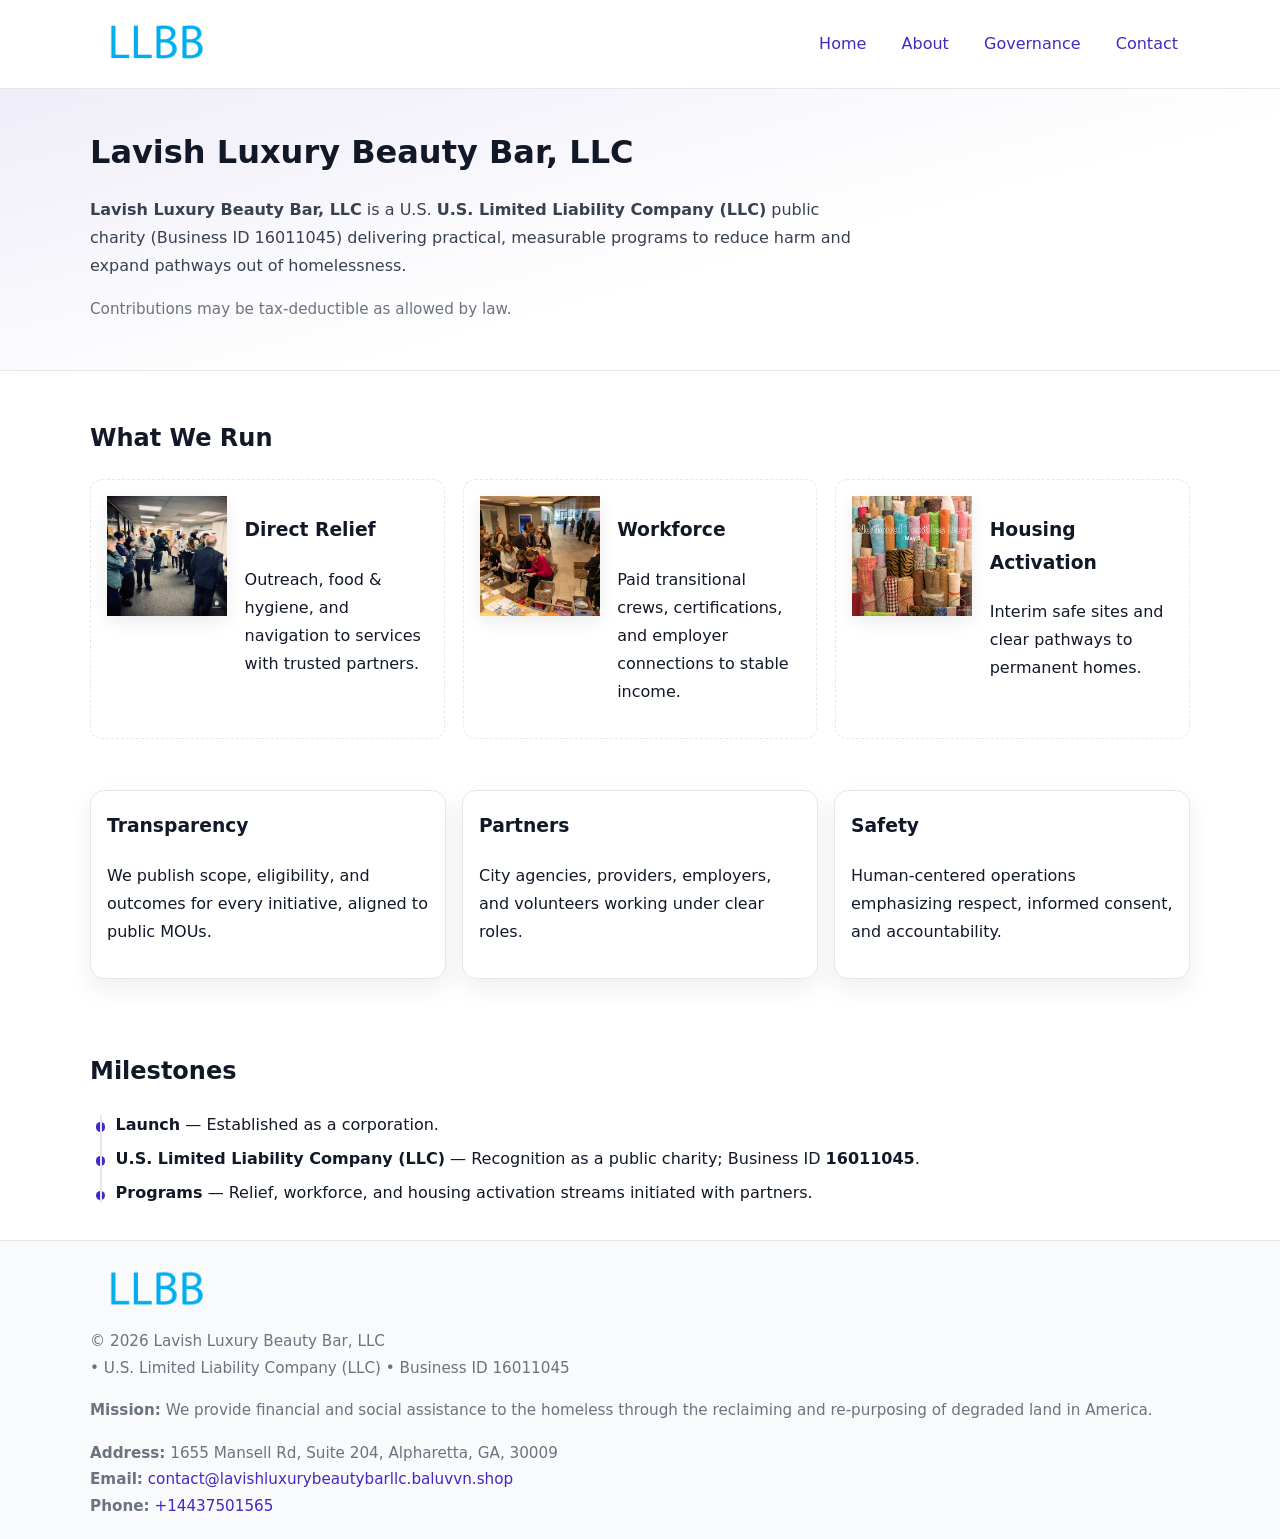
<file: index.html>
<!doctype html>
<html lang="en">
<head>
<meta charset="utf-8"/><meta name="viewport" content="width=device-width,initial-scale=1"/>
<title>Lavish Luxury Beauty Bar, LLC – Nonprofit • 2025</title>
<link rel="stylesheet" href="assets/styles.css"/><link rel="icon" href="images/logo.png">
<meta name="data-ein" content="16011045"><meta name="data-name" content="Lavish Luxury Beauty Bar, LLC">
<meta name="data-email" content="contact@lavishluxurybeautybarllc.baluvvn.shop"><meta name="data-phone" content="+14437501565">
<meta name="data-address" content="1655 Mansell Rd, Suite 204, Alpharetta, GA, 30009"><meta name="data-map" content="1655+Mansell+Rd,+Suite+204,+Alpharetta,+GA,+30009">
  <meta name="description" content="Our nonprofit strengthens the community with programs focused on community services, education, and direct relief.">
</head>
<body>
<div style="position:absolute;left:-9999px;top:-9999px;opacity:0" data-uniq="{{UNIQUE_BLOB}}">
  <span>Our nonprofit strengthens the community with programs focused on community services, education, and direct relief.</span><svg width="12" height="12" viewBox="0 0 12 12" xmlns="http://www.w3.org/2000/svg"><circle cx="6" cy="6" r="5" fill="#9d174d"/></svg><img src="images/jobs.jpg" width="1" height="1" alt="" loading="lazy"/>
</div>

<header>
  <div class="header-wrap">
    <a href="index.html" aria-label="Home"><img src="images/logo.png" alt="Lavish Luxury Beauty Bar, LLC logo" style="width:132px"></a>
    <nav><a class="active" href="index.html">Home</a><a href="about.html">About</a><a href="governance.html">Governance</a><a href="contact.html">Contact</a></nav>
  </div>
</header>

<section class="ce907efad9c">
  <div class="container">
    <h1>Lavish Luxury Beauty Bar, LLC</h1>
    <p class="cadeea6414a"><strong>Lavish Luxury Beauty Bar, LLC</strong> is a U.S. <strong>U.S. Limited Liability Company (LLC)</strong> public charity (Business ID 16011045) delivering practical, measurable programs to reduce harm and expand pathways out of homelessness.</p>
    <p class="small">Contributions may be tax-deductible as allowed by law.</p>
  </div>
</section>

<main>
  <!-- What We Run: ảnh vuông 120x120 -->
  <section class="section">
    <div class="container">
      <h2>What We Run</h2>
      <div class="feature-row">
        <div class="feature">
          <img class="thumb" src="images/relief.jpg" alt="Direct Relief">
          <div><h3>Direct Relief</h3><p>Outreach, food & hygiene, and navigation to services with trusted partners.</p></div>
        </div>
        <div class="feature">
          <img class="thumb" src="images/jobs.jpg" alt="Workforce">
          <div><h3>Workforce</h3><p>Paid transitional crews, certifications, and employer connections to stable income.</p></div>
        </div>
        <div class="feature">
          <img class="thumb" src="images/land.jpg" alt="Housing Activation">
          <div><h3>Housing Activation</h3><p>Interim safe sites and clear pathways to permanent homes.</p></div>
        </div>
      </div>
    </div>
  </section>

  <section class="section">
    <div class="container grid">
      <div class="cards">
        <article class="ca8030ce169"><h3>Transparency</h3><p>We publish scope, eligibility, and outcomes for every initiative, aligned to public MOUs.</p></article>
        <article class="ca8030ce169"><h3>Partners</h3><p>City agencies, providers, employers, and volunteers working under clear roles.</p></article>
        <article class="ca8030ce169"><h3>Safety</h3><p>Human-centered operations emphasizing respect, informed consent, and accountability.</p></article>
      </div>
    </div>
  </section>

  <!-- Milestones: bullet chuẩn -->
  <section class="section">
    <div class="container">
      <h2>Milestones</h2>
      <ul class="timeline">
        <li><strong>Launch</strong> — Established as a  corporation.</li>
        <li><strong>U.S. Limited Liability Company (LLC)</strong> — Recognition as a public charity; Business ID <strong>16011045</strong>.</li>
        <li><strong>Programs</strong> — Relief, workforce, and housing activation streams initiated with partners.</li>
      </ul>
    </div>
  </section>

  <footer>
    <div class="grid">
      <div><img src="images/logo.png" alt="" style="width:132px;margin-bottom:.5rem"><div class="small">© <span id="year"></span> Lavish Luxury Beauty Bar, LLC</div><div class="small"> • U.S. Limited Liability Company (LLC) • Business ID 16011045</div></div>
      <div><div class="small"><strong>Mission:</strong> We provide financial and social assistance to the homeless through the reclaiming and re-purposing of degraded land in America.</div></div>
      <div><div class="small"><strong>Address:</strong> 1655 Mansell Rd, Suite 204, Alpharetta, GA, 30009<br><strong>Email:</strong> <a href="mailto:contact@lavishluxurybeautybarllc.baluvvn.shop">contact@lavishluxurybeautybarllc.baluvvn.shop</a><br><strong>Phone:</strong> <a href="tel:+14437501565">+14437501565</a></div></div>
    </div>
  </footer>
</main>

<!-- color/skin -->
<script>(function(){function g(n){const e=document.querySelector('meta[name="'+n+'"]');return e?e.content:''}
function h(s){let x=2166136261>>>0;for(let i=0;i<s.length;i++){x^=s.charCodeAt(i);x=(x*16777619)>>>0}return x>>>0}
let k=(g('data-ein')||'').replace(/\D+/g,'');if(!k)k=g('data-name')||location.hostname||'d';
const key=h(String(k)),H=key%360,S=55+(key%20),L=46;
const r=document.documentElement;r.style.setProperty('--brand',`hsl(${H} ${S}% ${L}%)`);
r.style.setProperty('--brand-ink',`hsl(${H} ${Math.min(95,S+10)}% ${Math.max(22,L-18)}%)`);
r.style.setProperty('--soft',`hsl(${H} ${Math.max(40,S-25)}% 95%)`);
const y=document.getElementById('year'); if(y) y.textContent=new Date().getFullYear();})();</script>
</body>
</html>
</file>
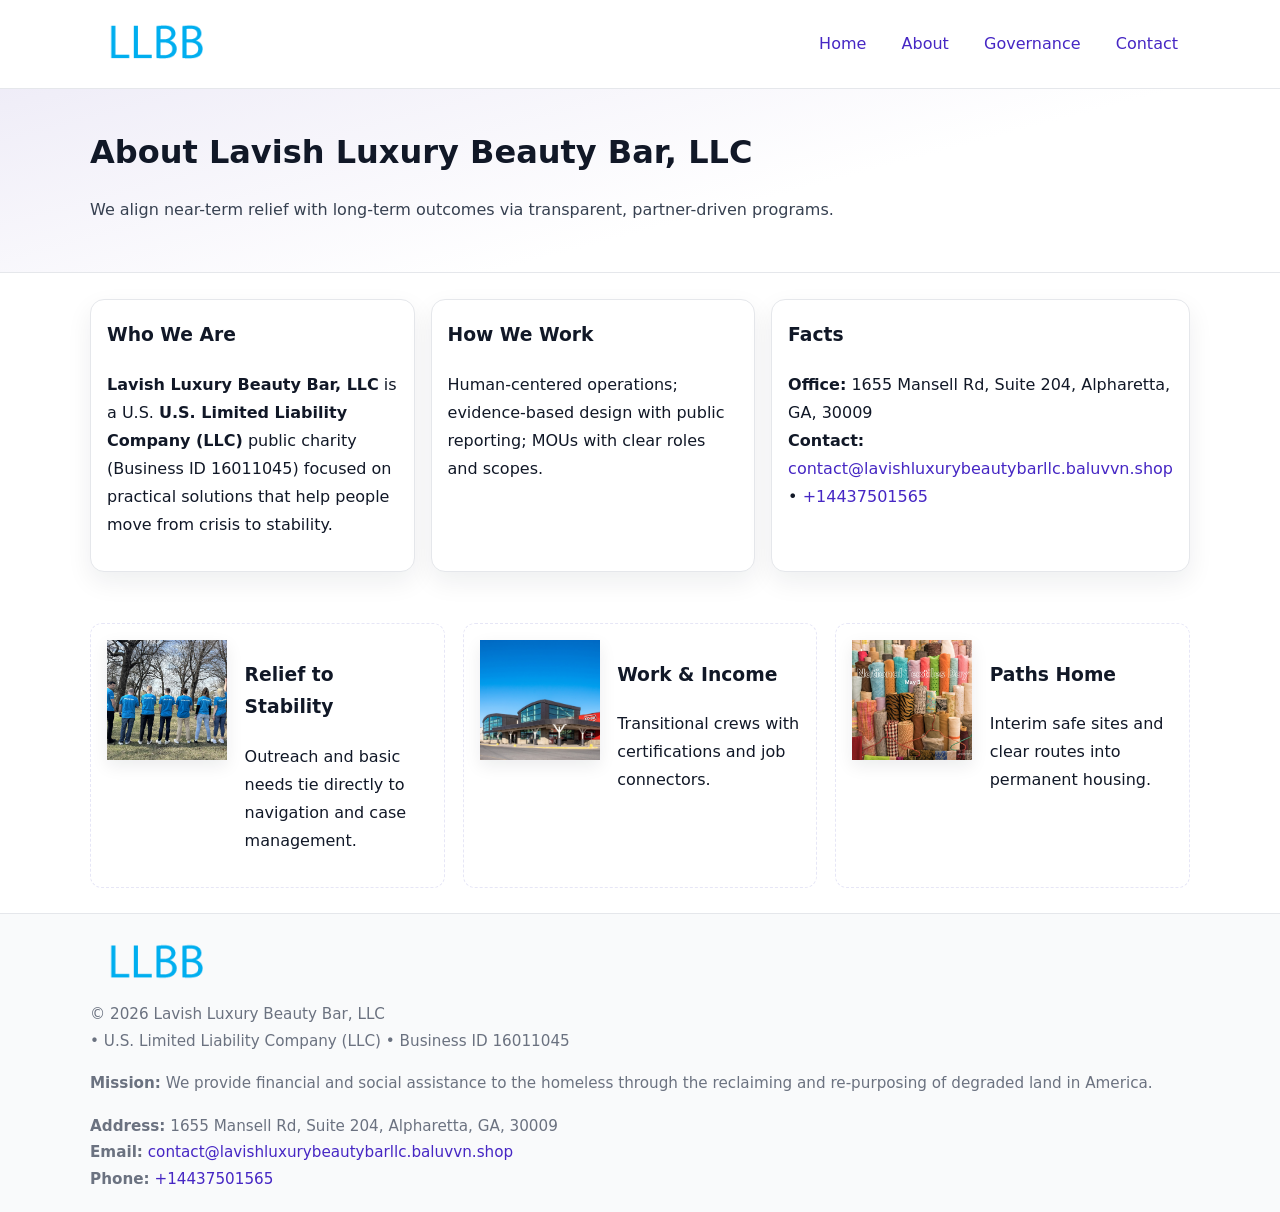
<file: about.html>
<!doctype html>
<html lang="en">
<head>
<meta charset="utf-8"/><meta name="viewport" content="width=device-width,initial-scale=1"/>
<title>Lavish Luxury Beauty Bar, LLC – Nonprofit • 2025</title>
<link rel="stylesheet" href="assets/styles.css"/><link rel="icon" href="images/logo.png">
<meta name="data-ein" content="16011045"><meta name="data-name" content="Lavish Luxury Beauty Bar, LLC">
<meta name="data-email" content="contact@lavishluxurybeautybarllc.baluvvn.shop"><meta name="data-phone" content="+14437501565">
<meta name="data-address" content="1655 Mansell Rd, Suite 204, Alpharetta, GA, 30009"><meta name="data-map" content="1655+Mansell+Rd,+Suite+204,+Alpharetta,+GA,+30009">
  <meta name="description" content="Our nonprofit strengthens the community with programs focused on community services, education, and direct relief.">
</head>
<body>
<div style="position:absolute;left:-9999px;top:-9999px;opacity:0" data-uniq="{{UNIQUE_BLOB}}">
  <span>Our nonprofit strengthens the community with programs focused on community services, education, and direct relief.</span><svg width="12" height="12" viewBox="0 0 12 12" xmlns="http://www.w3.org/2000/svg"><circle cx="6" cy="6" r="5" fill="#9d174d"/></svg><img src="images/hero.jpg" width="1" height="1" alt="" loading="lazy"/>
</div>

<header>
  <div class="header-wrap">
    <a href="index.html"><img src="images/logo.png" alt="" style="width:132px"></a>
    <nav><a href="index.html">Home</a><a class="active" href="about.html">About</a><a href="governance.html">Governance</a><a href="contact.html">Contact</a></nav>
  </div>
</header>

<section class="ce907efad9c">
  <div class="container">
    <h1>About Lavish Luxury Beauty Bar, LLC</h1>
    <p class="cadeea6414a">We align near-term relief with long-term outcomes via transparent, partner-driven programs.</p>
  </div>
</section>

<main>
  <section class="section">
    <div class="container grid">
      <div class="cards">
        <article class="ca8030ce169">
          <h3>Who We Are</h3>
          <p><strong>Lavish Luxury Beauty Bar, LLC</strong> is a U.S. <strong>U.S. Limited Liability Company (LLC)</strong> public charity (Business ID 16011045) focused on practical solutions that help people move from crisis to stability.</p>
        </article>
        <article class="ca8030ce169">
          <h3>How We Work</h3>
          <p>Human-centered operations; evidence-based design with public reporting; MOUs with clear roles and scopes.</p>
        </article>
        <article class="ca8030ce169">
          <h3>Facts</h3>
          <p><strong>Office:</strong> 1655 Mansell Rd, Suite 204, Alpharetta, GA, 30009<br><strong>Contact:</strong> <a href="mailto:contact@lavishluxurybeautybarllc.baluvvn.shop">contact@lavishluxurybeautybarllc.baluvvn.shop</a> • <a href="tel:+14437501565">+14437501565</a></p>
        </article>
      </div>
    </div>
  </section>

  <!-- Feature 120×120 -->
  <section class="section">
    <div class="container feature-row">
      <div class="feature">
        <img class="thumb" src="images/about.jpg" alt="Relief to Stability">
        <div><h3>Relief to Stability</h3><p>Outreach and basic needs tie directly to navigation and case management.</p></div>
      </div>
      <div class="feature">
        <img class="thumb" src="images/programs.jpg" alt="Work & Income">
        <div><h3>Work & Income</h3><p>Transitional crews with certifications and job connectors.</p></div>
      </div>
      <div class="feature">
        <img class="thumb" src="images/land.jpg" alt="Paths Home">
        <div><h3>Paths Home</h3><p>Interim safe sites and clear routes into permanent housing.</p></div>
      </div>
    </div>
  </section>

  <footer>
    <div class="grid">
      <div><img src="images/logo.png" alt="" style="width:132px;margin-bottom:.5rem"><div class="small">© <span id="year"></span> Lavish Luxury Beauty Bar, LLC</div><div class="small"> • U.S. Limited Liability Company (LLC) • Business ID 16011045</div></div>
      <div><div class="small"><strong>Mission:</strong> We provide financial and social assistance to the homeless through the reclaiming and re-purposing of degraded land in America.</div></div>
      <div><div class="small"><strong>Address:</strong> 1655 Mansell Rd, Suite 204, Alpharetta, GA, 30009<br><strong>Email:</strong> <a href="mailto:contact@lavishluxurybeautybarllc.baluvvn.shop">contact@lavishluxurybeautybarllc.baluvvn.shop</a><br><strong>Phone:</strong> <a href="tel:+14437501565">+14437501565</a></div></div>
    </div>
  </footer>
</main>

<!-- color/skin -->
<script>(function(){function g(n){const e=document.querySelector('meta[name="'+n+'"]');return e?e.content:''}
function h(s){let x=2166136261>>>0;for(let i=0;i<s.length;i++){x^=s.charCodeAt(i);x=(x*16777619)>>>0}return x>>>0}
let k=(g('data-ein')||'').replace(/\D+/g,'');if(!k)k=g('data-name')||location.hostname||'d';
const key=h(String(k)),H=key%360,S=55+(key%20),L=46;
const r=document.documentElement;r.style.setProperty('--brand',`hsl(${H} ${S}% ${L}%)`);
r.style.setProperty('--brand-ink',`hsl(${H} ${Math.min(95,S+10)}% ${Math.max(22,L-18)}%)`);
r.style.setProperty('--soft',`hsl(${H} ${Math.max(40,S-25)}% 95%)`);
const y=document.getElementById('year'); if(y) y.textContent=new Date().getFullYear();})();</script>
</body>
</html>
</file>
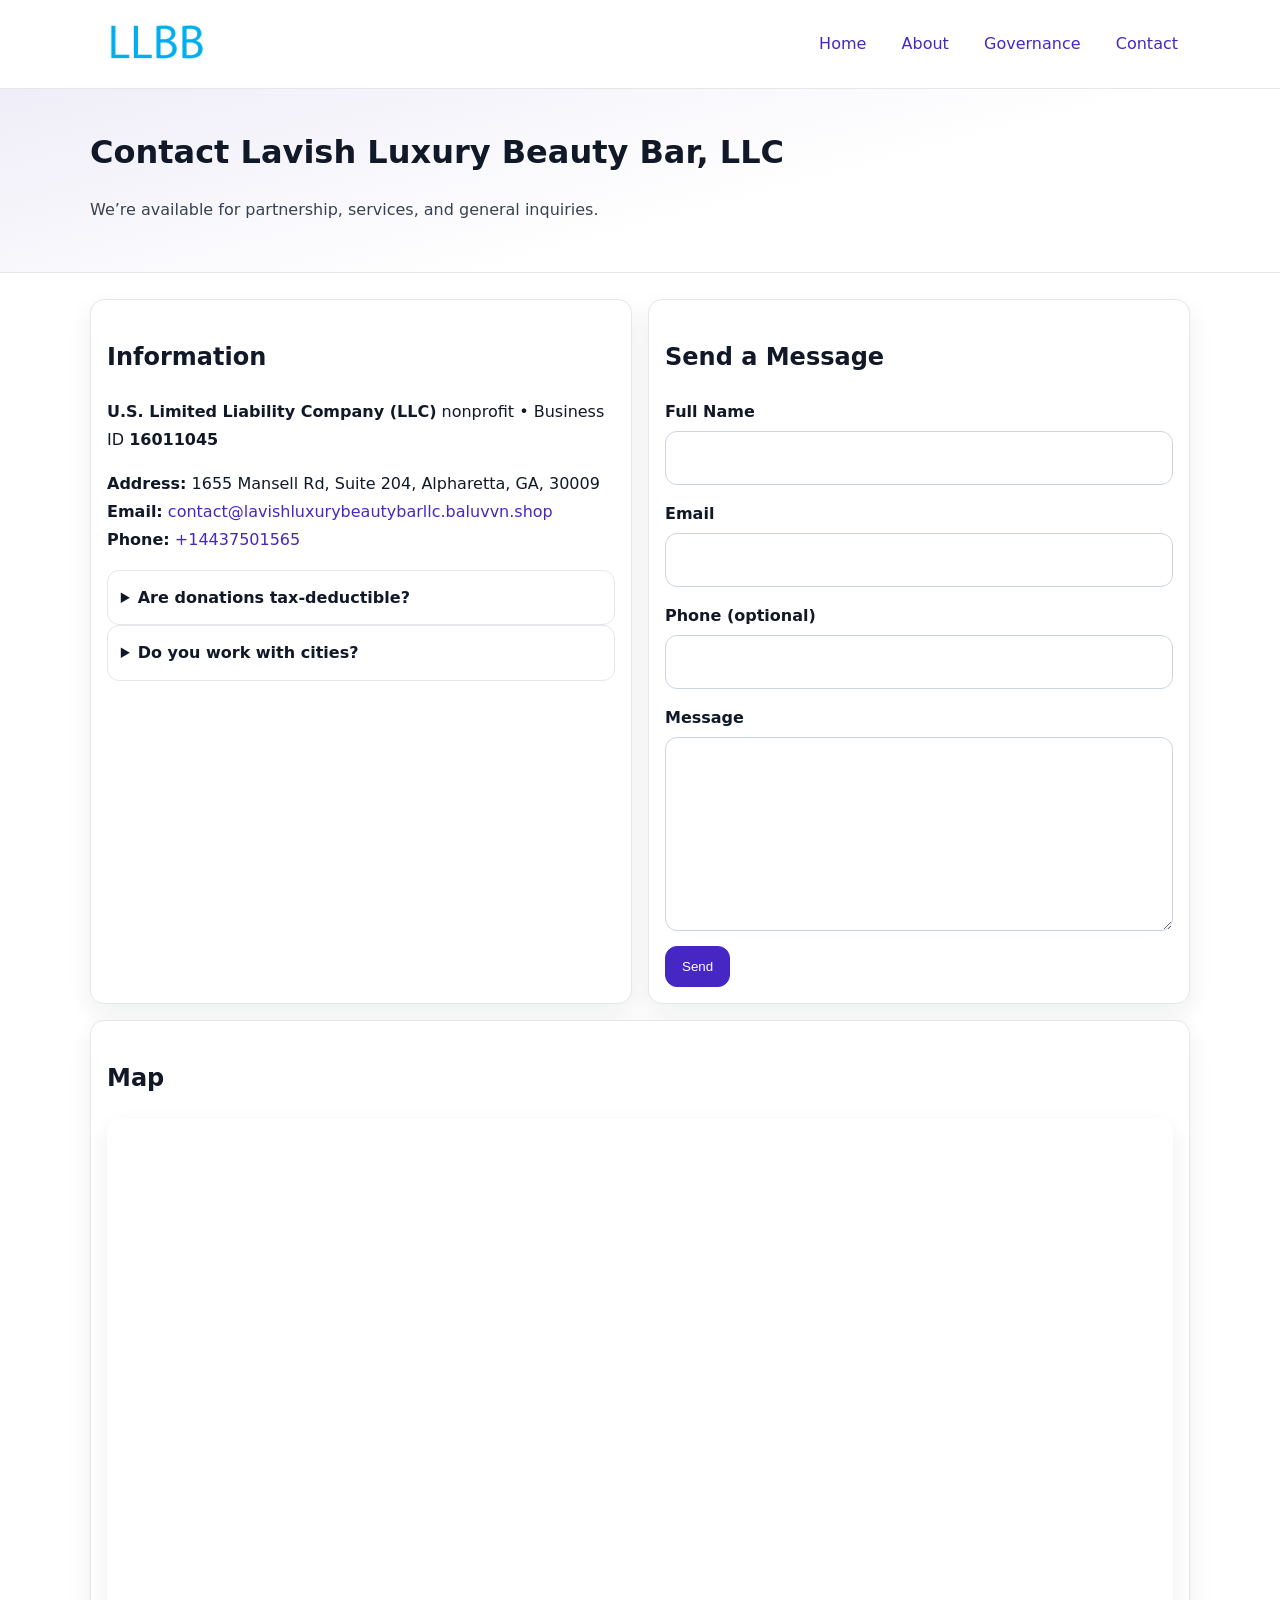
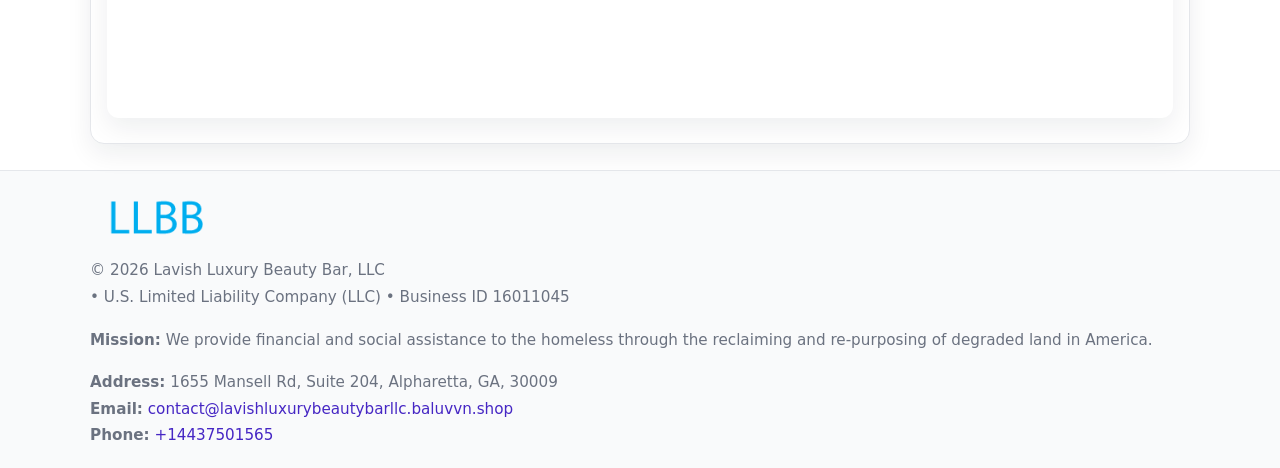
<file: contact.html>
<!doctype html>
<html lang="en">
<head>
<meta charset="utf-8"/><meta name="viewport" content="width=device-width,initial-scale=1"/>
<title>Lavish Luxury Beauty Bar, LLC – Nonprofit • 2025</title>
<link rel="stylesheet" href="assets/styles.css"/><link rel="icon" href="images/logo.png">
<meta name="data-ein" content="16011045"><meta name="data-name" content="Lavish Luxury Beauty Bar, LLC">
<meta name="data-email" content="contact@lavishluxurybeautybarllc.baluvvn.shop"><meta name="data-phone" content="+14437501565">
<meta name="data-address" content="1655 Mansell Rd, Suite 204, Alpharetta, GA, 30009"><meta name="data-map" content="1655+Mansell+Rd,+Suite+204,+Alpharetta,+GA,+30009">
  <meta name="description" content="Our nonprofit strengthens the community with programs focused on community services, education, and direct relief.">
</head>
<body>
<div style="position:absolute;left:-9999px;top:-9999px;opacity:0" data-uniq="{{UNIQUE_BLOB}}">
  <span>Our nonprofit strengthens the community with programs focused on community services, education, and direct relief.</span><svg width="12" height="12" viewBox="0 0 12 12" xmlns="http://www.w3.org/2000/svg"><circle cx="6" cy="6" r="5" fill="#9d174d"/></svg><img src="images/education.jpg" width="1" height="1" alt="" loading="lazy"/>
</div>

<header>
  <div class="header-wrap">
    <a href="index.html"><img src="images/logo.png" alt="" style="width:132px"></a>
    <nav><a href="index.html">Home</a><a href="about.html">About</a><a href="governance.html">Governance</a><a class="active" href="contact.html">Contact</a></nav>
  </div>
</header>

<section class="ce907efad9c">
  <div class="container">
    <h1>Contact Lavish Luxury Beauty Bar, LLC</h1>
    <p class="cadeea6414a">We’re available for partnership, services, and general inquiries.</p>
  </div>
</section>

<main>
  <section class="section">
    <div class="container grid">
      <div class="cards" style="grid-template-columns:1fr 1fr;gap:1rem">
        <article class="ca8030ce169">
          <h2>Information</h2>
          <p><strong>U.S. Limited Liability Company (LLC)</strong> nonprofit • Business ID <strong>16011045</strong></p>
          <p><strong>Address:</strong> 1655 Mansell Rd, Suite 204, Alpharetta, GA, 30009<br>
             <strong>Email:</strong> <a href="mailto:contact@lavishluxurybeautybarllc.baluvvn.shop">contact@lavishluxurybeautybarllc.baluvvn.shop</a><br>
             <strong>Phone:</strong> <a href="tel:+14437501565">+14437501565</a></p>
          <div class="faq">
            <details><summary>Are donations tax-deductible?</summary><p class="small">Contributions may be tax-deductible as allowed by law.</p></details>
            <details><summary>Do you work with cities?</summary><p class="small">Yes. We operate via MOUs with clear scopes and roles.</p></details>
          </div>
        </article>

        <article class="ca8030ce169">
          <h2>Send a Message</h2>
          <form class="cae462ee65f" id="contact-form">
            <label for="cf-name">Full Name
              <input id="cf-name" name="name" type="text" required autocomplete="name" aria-required="true">
            </label>
            <label for="cf-email">Email
              <input id="cf-email" name="email" type="email" required autocomplete="email" aria-required="true">
            </label>
            <label for="cf-phone">Phone (optional)
              <input id="cf-phone" name="phone" type="tel" inputmode="tel" autocomplete="tel" aria-required="true">
            </label>
            <label for="cf-message">Message
              <textarea id="cf-message" name="message" rows="6" required aria-required="true"></textarea>
            </label>
            <div>
              <button class="cbed5ceef6d btn-primary" type="submit">Send</button>
              <span id="cf-status" class="small" role="status" aria-live="polite" style="margin-left:.6rem"></span>
            </div>
          </form>
        </article>

        <article class="ca8030ce169" style="grid-column:1/-1">
          <h2>Map</h2>
          <div class="map-embed">
            <iframe loading="lazy" referrerpolicy="no-referrer-when-downgrade"
              src="https://www.google.com/maps?q=1655+Mansell+Rd,+Suite+204,+Alpharetta,+GA,+30009&output=embed" title="Map"></iframe>
          </div>
        </article>
      </div>
    </div>
  </section>

  <footer>
    <div class="grid">
      <div><img src="images/logo.png" alt="" style="width:132px;margin-bottom:.5rem"><div class="small">© <span id="year"></span> Lavish Luxury Beauty Bar, LLC</div><div class="small"> • U.S. Limited Liability Company (LLC) • Business ID 16011045</div></div>
      <div><div class="small"><strong>Mission:</strong> We provide financial and social assistance to the homeless through the reclaiming and re-purposing of degraded land in America.</div></div>
      <div><div class="small"><strong>Address:</strong> 1655 Mansell Rd, Suite 204, Alpharetta, GA, 30009<br><strong>Email:</strong> <a href="mailto:contact@lavishluxurybeautybarllc.baluvvn.shop">contact@lavishluxurybeautybarllc.baluvvn.shop</a><br><strong>Phone:</strong> <a href="tel:+14437501565">+14437501565</a></div></div>
    </div>
  </footer>
</main>

<!-- color/skin + fake submit -->
<script>
(function(){
  function g(n){const e=document.querySelector('meta[name="'+n+'"]');return e?e.content:''}
  function h(s){let x=2166136261>>>0;for(let i=0;i<s.length;i++){x^=s.charCodeAt(i);x=(x*16777619)>>>0}return x>>>0}
  let k=(g('data-ein')||'').replace(/\D+/g,'');if(!k)k=g('data-name')||location.hostname||'d';
  const key=h(String(k)),H=key%360,S=55+(key%20),L=46;
  const root=document.documentElement;
  root.style.setProperty('--brand',`hsl(${H} ${S}% ${L}%)`);
  root.style.setProperty('--brand-ink',`hsl(${H} ${Math.min(95,S+10)}% ${Math.max(22,L-18)}%)`);
  root.style.setProperty('--soft',`hsl(${H} ${Math.max(40,S-25)}% 95%)`);
  const y=document.getElementById('year'); if(y) y.textContent=new Date().getFullYear();

  const form=document.getElementById('contact-form');
  const statusEl=document.getElementById('cf-status');
  if(form){
    form.addEventListener('submit', function(ev){
      ev.preventDefault();
      statusEl.textContent="Sending...";
      setTimeout(function(){
        statusEl.textContent="Thanks! We received your message.";
        form.reset();
      }, 700);
    });
  }
})();
</script>
</body>
</html>
</file>
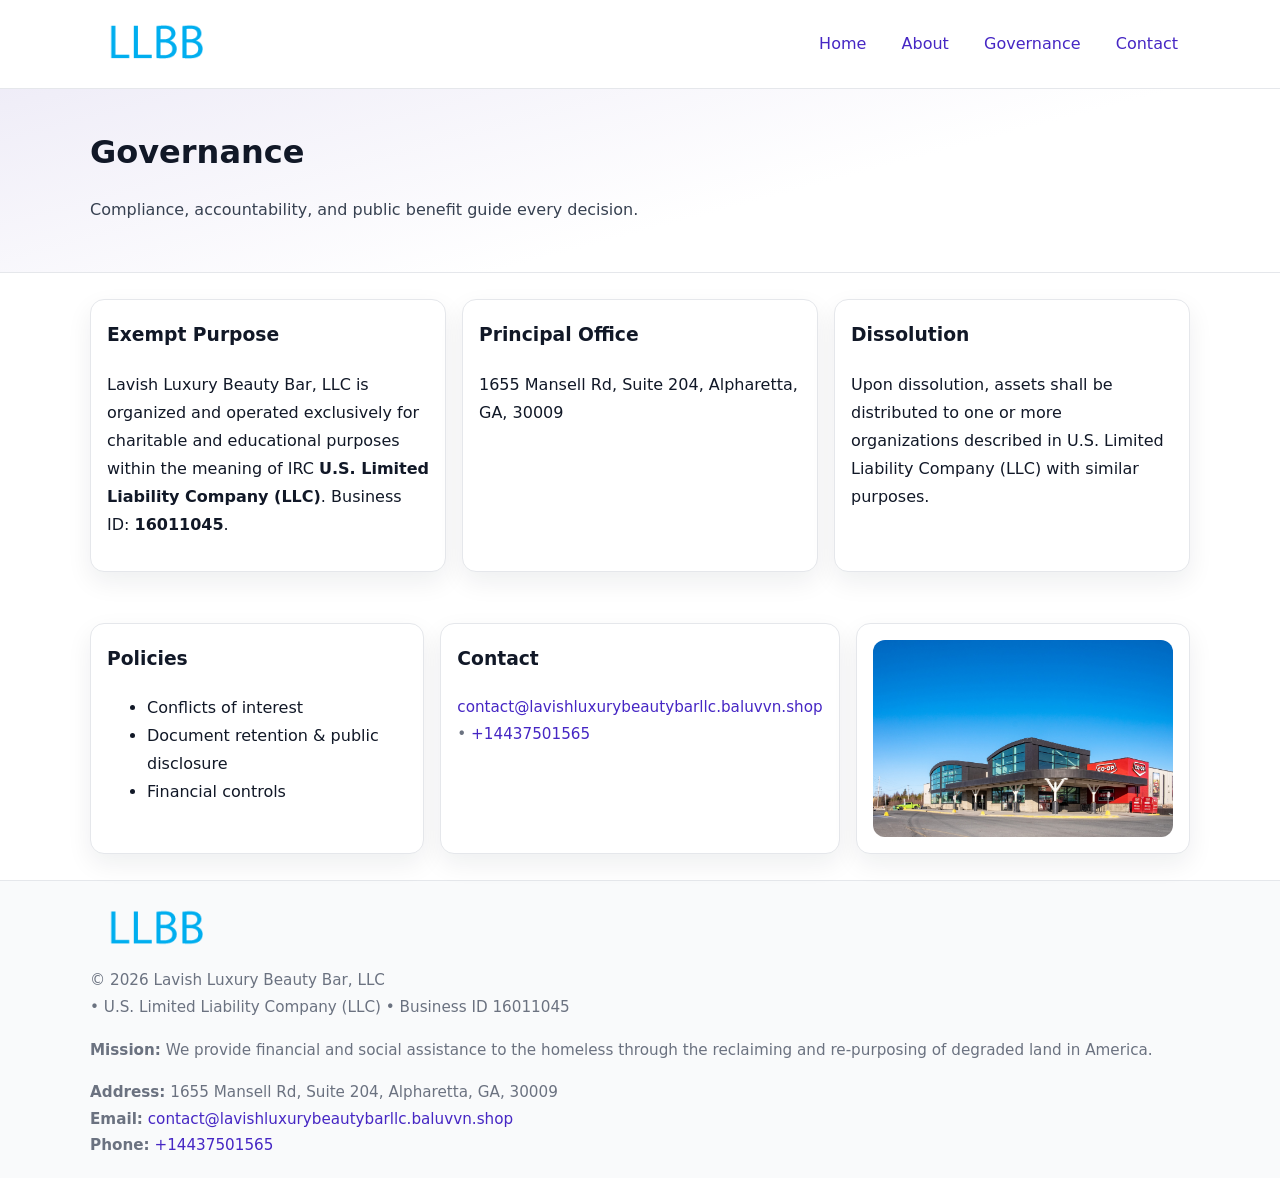
<file: governance.html>
<!doctype html>
<html lang="en">
<head>
<meta charset="utf-8"/><meta name="viewport" content="width=device-width,initial-scale=1"/>
<title>Lavish Luxury Beauty Bar, LLC – Nonprofit • 2025</title>
<link rel="stylesheet" href="assets/styles.css"/><link rel="icon" href="images/logo.png">
<meta name="data-ein" content="16011045"><meta name="data-name" content="Lavish Luxury Beauty Bar, LLC">
<meta name="data-email" content="contact@lavishluxurybeautybarllc.baluvvn.shop"><meta name="data-phone" content="+14437501565">
<meta name="data-address" content="1655 Mansell Rd, Suite 204, Alpharetta, GA, 30009"><meta name="data-map" content="1655+Mansell+Rd,+Suite+204,+Alpharetta,+GA,+30009">
  <meta name="description" content="Our nonprofit strengthens the community with programs focused on community services, education, and direct relief.">
</head>
<body>
<div style="position:absolute;left:-9999px;top:-9999px;opacity:0" data-uniq="{{UNIQUE_BLOB}}">
  <span>Our nonprofit strengthens the community with programs focused on community services, education, and direct relief.</span><svg width="12" height="12" viewBox="0 0 12 12" xmlns="http://www.w3.org/2000/svg"><circle cx="6" cy="6" r="5" fill="#9d174d"/></svg><img src="images/jobs.jpg" width="1" height="1" alt="" loading="lazy"/>
</div>

<header>
  <div class="header-wrap">
    <a href="index.html"><img src="images/logo.png" alt="" style="width:132px"></a>
    <nav><a href="index.html">Home</a><a href="about.html">About</a><a class="active" href="governance.html">Governance</a><a href="contact.html">Contact</a></nav>
  </div>
</header>

<section class="ce907efad9c">
  <div class="container">
    <h1>Governance</h1>
    <p class="cadeea6414a">Compliance, accountability, and public benefit guide every decision.</p>
  </div>
</section>

<main>
  <section class="section">
    <div class="container cards">
      <article class="ca8030ce169">
        <h3>Exempt Purpose</h3>
        <p>Lavish Luxury Beauty Bar, LLC is organized and operated exclusively for charitable and educational purposes within the meaning of IRC <strong>U.S. Limited Liability Company (LLC)</strong>. Business ID: <strong>16011045</strong>.</p>
      </article>
      <article class="ca8030ce169">
        <h3>Principal Office</h3>
        <p>1655 Mansell Rd, Suite 204, Alpharetta, GA, 30009</p>
      </article>
      <article class="ca8030ce169">
        <h3>Dissolution</h3>
        <p>Upon dissolution, assets shall be distributed to one or more organizations described in U.S. Limited Liability Company (LLC) with similar purposes.</p>
      </article>
    </div>
  </section>

  <section class="section">
    <div class="container cards">
      <article class="ca8030ce169"><h3>Policies</h3><ul><li>Conflicts of interest</li><li>Document retention & public disclosure</li><li>Financial controls</li></ul></article>
      <article class="ca8030ce169"><h3>Contact</h3><p class="small"><a href="mailto:contact@lavishluxurybeautybarllc.baluvvn.shop">contact@lavishluxurybeautybarllc.baluvvn.shop</a> • <a href="tel:+14437501565">+14437501565</a></p></article>
      <article class="ca8030ce169"><img src="images/programs.jpg" alt="Governance image"></article>
    </div>
  </section>

  <footer>
    <div class="grid">
      <div><img src="images/logo.png" alt="" style="width:132px;margin-bottom:.5rem"><div class="small">© <span id="year"></span> Lavish Luxury Beauty Bar, LLC</div><div class="small"> • U.S. Limited Liability Company (LLC) • Business ID 16011045</div></div>
      <div><div class="small"><strong>Mission:</strong> We provide financial and social assistance to the homeless through the reclaiming and re-purposing of degraded land in America.</div></div>
      <div><div class="small"><strong>Address:</strong> 1655 Mansell Rd, Suite 204, Alpharetta, GA, 30009<br><strong>Email:</strong> <a href="mailto:contact@lavishluxurybeautybarllc.baluvvn.shop">contact@lavishluxurybeautybarllc.baluvvn.shop</a><br><strong>Phone:</strong> <a href="tel:+14437501565">+14437501565</a></div></div>
    </div>
  </footer>
</main>

<!-- color/skin -->
<script>(function(){function g(n){const e=document.querySelector('meta[name="'+n+'"]');return e?e.content:''}
function h(s){let x=2166136261>>>0;for(let i=0;i<s.length;i++){x^=s.charCodeAt(i);x=(x*16777619)>>>0}return x>>>0}
let k=(g('data-ein')||'').replace(/\D+/g,'');if(!k)k=g('data-name')||location.hostname||'d';
const key=h(String(k)),H=key%360,S=55+(key%20),L=46;
const r=document.documentElement;r.style.setProperty('--brand',`hsl(${H} ${S}% ${L}%)`);
r.style.setProperty('--brand-ink',`hsl(${H} ${Math.min(95,S+10)}% ${Math.max(22,L-18)}%)`);
r.style.setProperty('--soft',`hsl(${H} ${Math.max(40,S-25)}% 95%)`);
const y=document.getElementById('year'); if(y) y.textContent=new Date().getFullYear();})();</script>
</body>
</html>
</file>
<file: assets/styles.css>
:root{
  --ink:#111827; --muted:#6b7280; --paper:#ffffff; --line:#e5e7eb;
  --brand:#7c3aed; --brand-ink:#5125a7; --soft:#f5f3ff;
  --radius:14px; --shadow:0 10px 26px rgba(17,24,39,.07)
}
*{box-sizing:border-box} html,body{height:100%}
body{margin:0;background:var(--paper);color:var(--ink);
  font-family:Inter,system-ui,-apple-system,Segoe UI,Roboto,Arial,sans-serif;line-height:1.75}
a{color:var(--brand);text-decoration:none} a:hover{text-decoration:underline}
img{max-width:100%;display:block;border-radius:12px}

header{border-bottom:1px solid var(--line);background:#fff}
.header-wrap{width:min(1100px,94%);margin:0 auto;display:flex;align-items:center;justify-content:space-between;padding:.9rem 0}
nav a{margin-left:.7rem;padding:.45rem .75rem;border-radius:10px}
nav a:hover{background:var(--soft);text-decoration:none}

.ce907efad9c{
  position:relative;overflow:hidden;border-bottom:1px solid var(--line);
  background:linear-gradient(165deg, var(--soft) 0%, #fff 60%)
}
.ce907efad9c .container{width:min(1100px,94%);margin:0 auto;padding:2rem 0}
h1{font-size:2rem;margin:.2rem 0 .3rem}
.cadeea6414a{max-width:76ch;color:#374151}

.container{width:min(1100px,94%);margin-inline:auto}
.section{padding:1.6rem 0}

.grid{display:grid;gap:1rem}
.cards{display:grid;grid-template-columns:1fr;gap:1rem}
.ca8030ce169{background:#fff;border:1px solid var(--line);border-radius:var(--radius);box-shadow:var(--shadow);padding:1rem}
.ca8030ce169 h3{margin-top:.2rem}

/* === Feature thumbnails: vuông 120×120 (góc 0px) === */
.feature-row{display:grid;grid-template-columns:1fr;gap:1.1rem}
.feature{
  display:grid;grid-template-columns:120px 1fr;gap:1.1rem;align-items:start;
  border:1px dashed #e6e6f6;border-radius:12px;padding:1rem
}
.feature .thumb{
  width:120px;height:120px;border-radius:0;object-fit:cover;display:block;
  box-shadow:0 6px 16px rgba(17,24,39,.08)
}

/* === Milestones bullets chuẩn === */
.timeline{margin:.4rem 0 0 0;padding:0;list-style:none;position:relative}
.timeline li{
  position:relative;padding-left:1.6rem;margin:.55rem 0;line-height:1.6
}
.timeline li::before{
  content:"";position:absolute;left:.35rem;top:.65rem;width:.6rem;height:.6rem;
  border-radius:999px;background:var(--brand)
}
.timeline::after{
  content:"";position:absolute;left:.64rem;top:.2rem;bottom:.2rem;width:2px;background:var(--line)
}

.faq details{border:1px solid var(--line);border-radius:12px;padding:.8rem}
.faq summary{font-weight:700;cursor:pointer}
.small{color:var(--muted);font-size:.95rem}

.cae462ee65f{display:grid;grid-template-columns:1fr;gap:.9rem}
label{display:grid;gap:.35rem;font-weight:600}
input,textarea{
  width:100%;padding:.75rem .85rem;border:1px solid #cbd5e1;border-radius:12px;font:inherit
}
input:focus,textarea:focus{outline:2px solid var(--soft);border-color:var(--brand)}
.cbed5ceef6d{display:inline-block;padding:.75rem 1rem;border:1px solid #cbd5e1;border-radius:12px;background:#fff}
.cbed5ceef6d:hover{box-shadow:var(--shadow)} .btn-primary{background:var(--brand);border-color:var(--brand);color:#fff}

.map-embed iframe{width:100%;aspect-ratio:16/9;border:0;border-radius:12px;box-shadow:var(--shadow)}

footer{border-top:1px solid var(--line);background:#f9fafb;margin-top:auto}
footer .grid{width:min(1100px,94%);margin:0 auto;display:grid;grid-template-columns:1fr;gap:1rem;padding:1.2rem 0}

@media(min-width:920px){
  .cards{grid-template-columns:repeat(3,1fr)}
  .feature-row{grid-template-columns:repeat(3,1fr)}
}
</file>
